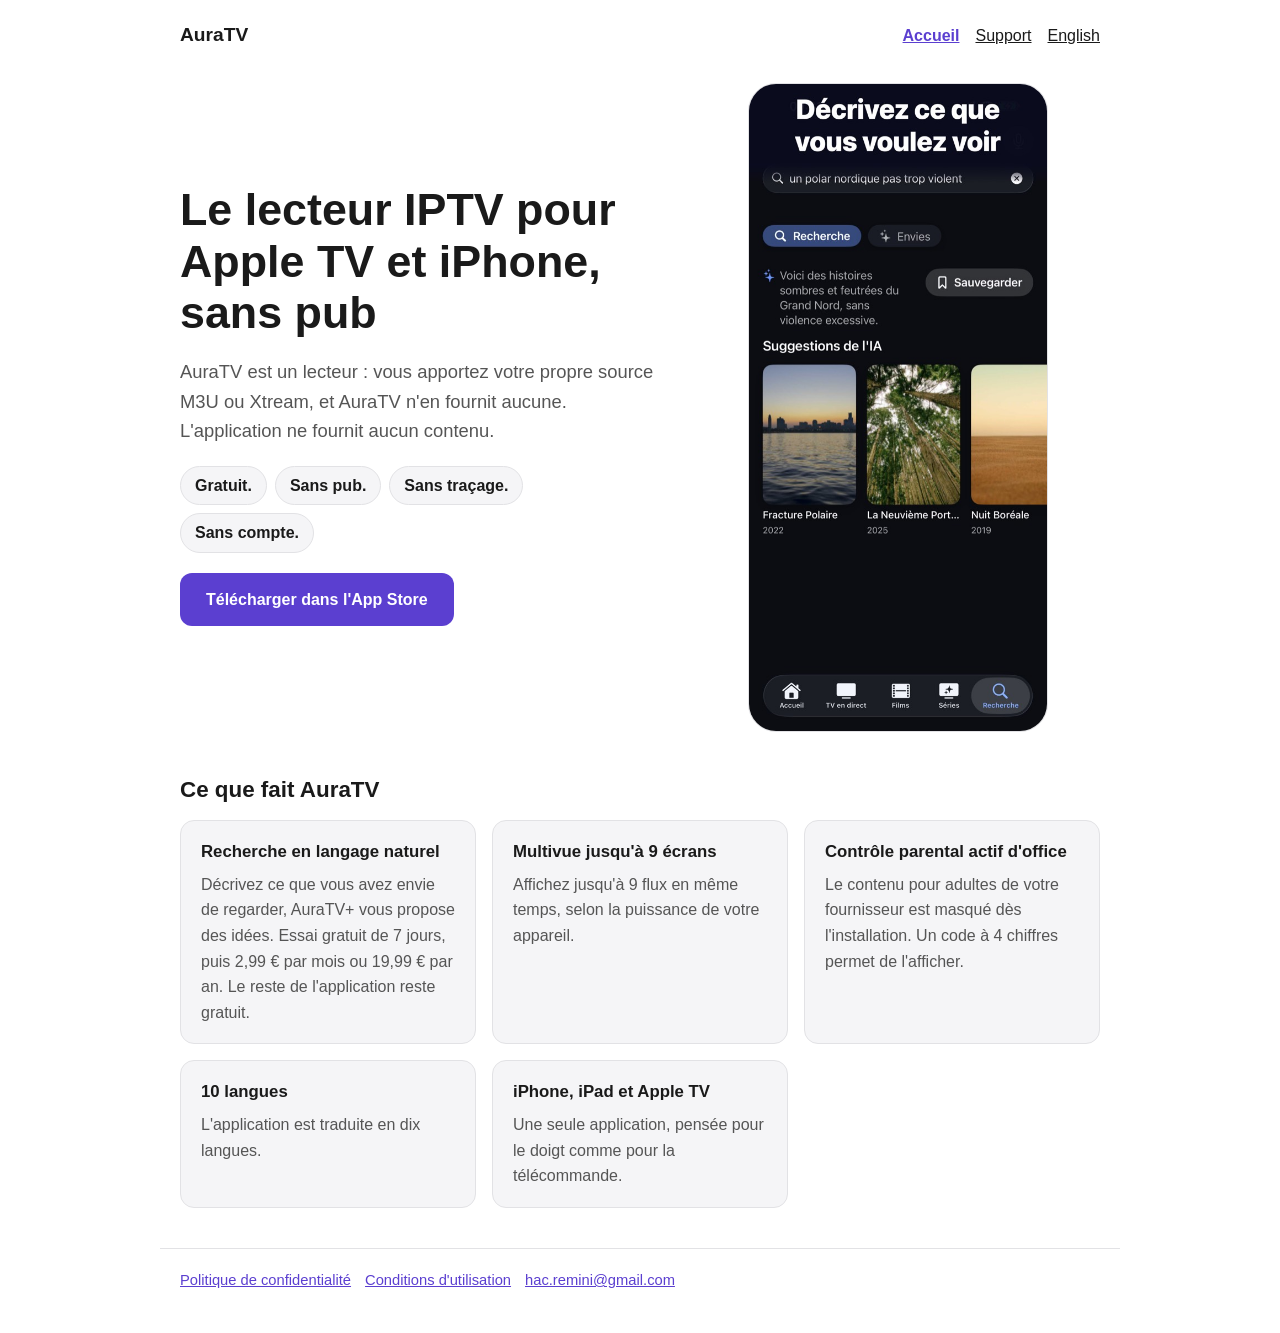
<file: index.html>
<!doctype html>
<html lang="fr"><head><meta charset="utf-8"><meta name="viewport" content="width=device-width, initial-scale=1">
<title>AuraTV : lecteur IPTV pour Apple TV et iPhone, sans pub</title>
<meta name="description" content="AuraTV est un lecteur IPTV gratuit, sans publicité, sans traçage et sans compte, pour iPhone, iPad et Apple TV. Vous apportez votre source M3U ou Xtream.">
<link rel="canonical" href="https://oummas.github.io/auratv-site/">
<link rel="alternate" hreflang="fr" href="https://oummas.github.io/auratv-site/"><link rel="alternate" hreflang="en" href="https://oummas.github.io/auratv-site/en/"><link rel="alternate" hreflang="x-default" href="https://oummas.github.io/auratv-site/">
<meta property="og:type" content="website"><meta property="og:title" content="AuraTV : lecteur IPTV pour Apple TV et iPhone, sans pub"><meta property="og:description" content="AuraTV est un lecteur IPTV gratuit, sans publicité, sans traçage et sans compte, pour iPhone, iPad et Apple TV. Vous apportez votre source M3U ou Xtream."><meta property="og:url" content="https://oummas.github.io/auratv-site/"><meta property="og:locale" content="fr_FR"><meta name="twitter:card" content="summary">
<link rel="stylesheet" href="style.css">
</head><body>
<a class="skip" href="#main">Aller au contenu</a>
<header class="top"><a class="brand" href="./">AuraTV</a>
<nav aria-label="Navigation"><a href="./" aria-current="page">Accueil</a><a href="support.html">Support</a><a href="en/index.html" hreflang="en" lang="en">English</a></nav></header>
<main id="main">
<section class="hero"><div>
<h1>Le lecteur IPTV pour Apple TV et iPhone, sans pub</h1>
<p class="lead">AuraTV est un lecteur : vous apportez votre propre source M3U ou Xtream, et AuraTV n'en fournit aucune. L'application ne fournit aucun contenu.</p>
<ul class="promises"><li>Gratuit.</li><li>Sans pub.</li><li>Sans traçage.</li><li>Sans compte.</li></ul>
<a class="btn" href="https://apps.apple.com/app/id6801504178">Télécharger dans l'App Store</a>
</div><img src="img/fr-02-recherche-ia.jpg" width="540" height="1173" alt="Recherche en langage naturel dans AuraTV, avec des titres de démonstration"></section>
<h2>Ce que fait AuraTV</h2><div class="grid"><div class="card"><h3>Recherche en langage naturel</h3><p>Décrivez ce que vous avez envie de regarder, AuraTV+ vous propose des idées. Essai gratuit de 7 jours, puis 2,99 € par mois ou 19,99 € par an. Le reste de l'application reste gratuit.</p></div><div class="card"><h3>Multivue jusqu'à 9 écrans</h3><p>Affichez jusqu'à 9 flux en même temps, selon la puissance de votre appareil.</p></div><div class="card"><h3>Contrôle parental actif d'office</h3><p>Le contenu pour adultes de votre fournisseur est masqué dès l'installation. Un code à 4 chiffres permet de l'afficher.</p></div><div class="card"><h3>10 langues</h3><p>L'application est traduite en dix langues.</p></div><div class="card"><h3>iPhone, iPad et Apple TV</h3><p>Une seule application, pensée pour le doigt comme pour la télécommande.</p></div></div>
</main><footer><a href="confidentialite.html" hreflang="fr">Politique de confidentialité</a><a href="cgu.html" hreflang="fr">Conditions d'utilisation</a><a href="mailto:hac.remini@gmail.com">hac.remini@gmail.com</a></footer></body></html>
</file>
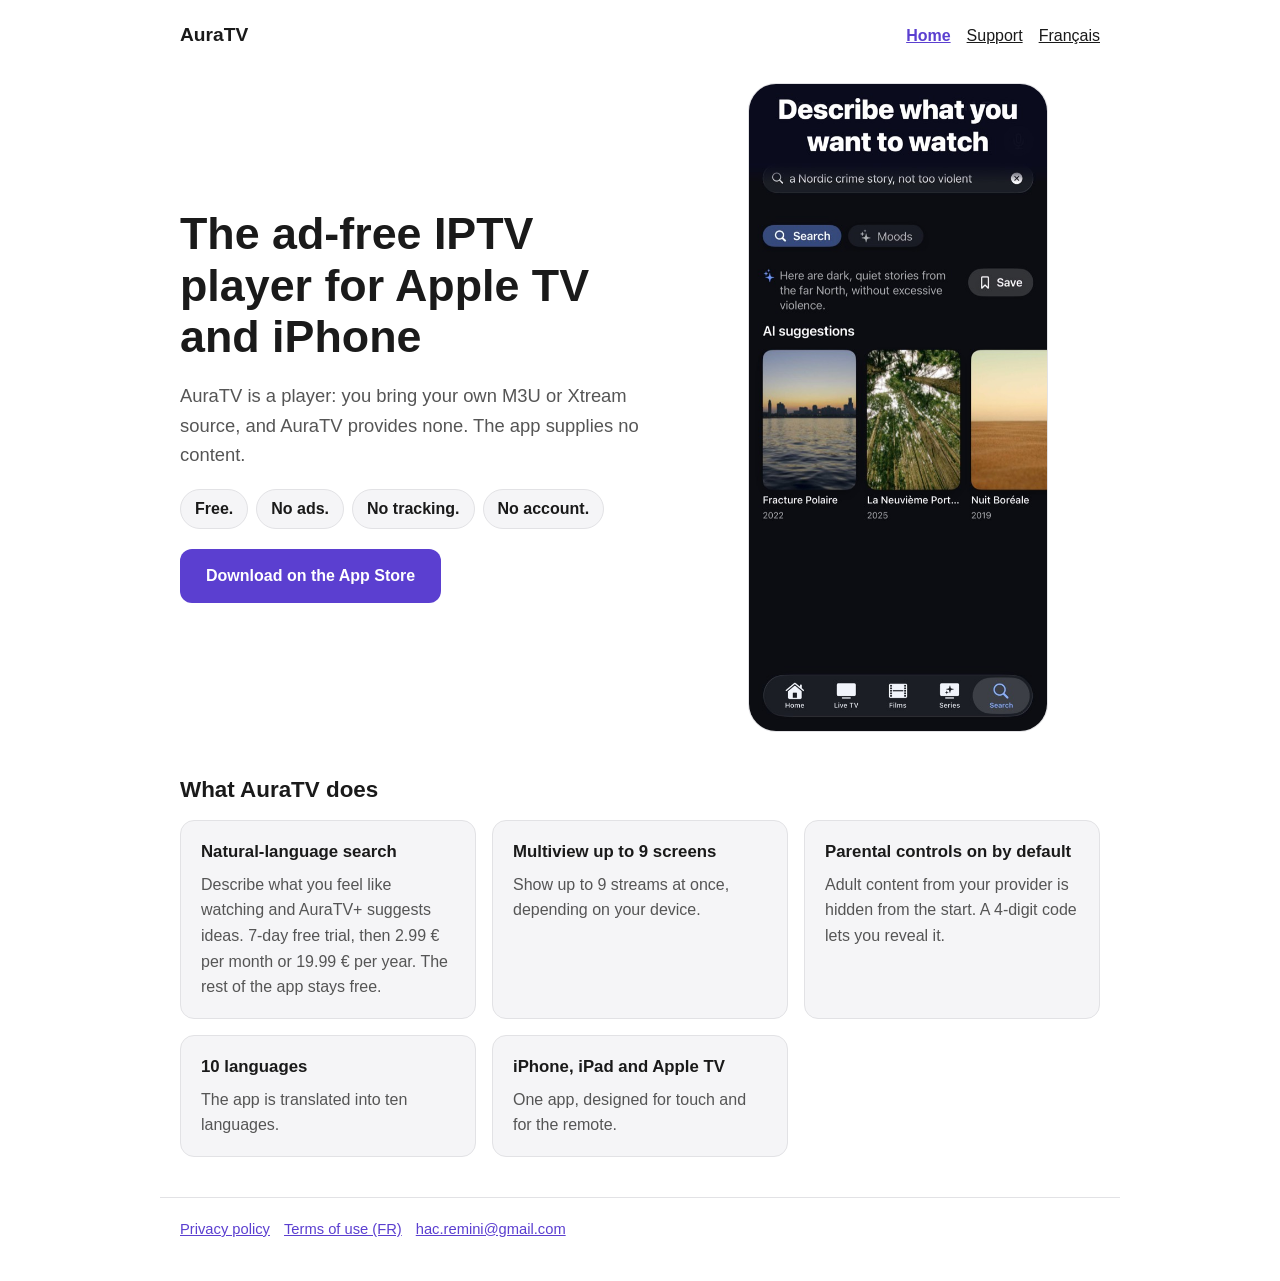
<file: en/index.html>
<!doctype html>
<html lang="en"><head><meta charset="utf-8"><meta name="viewport" content="width=device-width, initial-scale=1">
<title>AuraTV: ad-free IPTV player for Apple TV and iPhone</title>
<meta name="description" content="AuraTV is a free IPTV player with no ads, no tracking and no account, for iPhone, iPad and Apple TV. You bring your own M3U or Xtream source.">
<link rel="canonical" href="https://oummas.github.io/auratv-site/en/">
<link rel="alternate" hreflang="fr" href="https://oummas.github.io/auratv-site/"><link rel="alternate" hreflang="en" href="https://oummas.github.io/auratv-site/en/"><link rel="alternate" hreflang="x-default" href="https://oummas.github.io/auratv-site/">
<meta property="og:type" content="website"><meta property="og:title" content="AuraTV: ad-free IPTV player for Apple TV and iPhone"><meta property="og:description" content="AuraTV is a free IPTV player with no ads, no tracking and no account, for iPhone, iPad and Apple TV. You bring your own M3U or Xtream source."><meta property="og:url" content="https://oummas.github.io/auratv-site/en/"><meta property="og:locale" content="en_US"><meta name="twitter:card" content="summary">
<link rel="stylesheet" href="../style.css">
</head><body>
<a class="skip" href="#main">Skip to content</a>
<header class="top"><a class="brand" href="./">AuraTV</a>
<nav aria-label="Navigation"><a href="./" aria-current="page">Home</a><a href="support.html">Support</a><a href="../index.html" hreflang="fr" lang="fr">Français</a></nav></header>
<main id="main">
<section class="hero"><div>
<h1>The ad-free IPTV player for Apple TV and iPhone</h1>
<p class="lead">AuraTV is a player: you bring your own M3U or Xtream source, and AuraTV provides none. The app supplies no content.</p>
<ul class="promises"><li>Free.</li><li>No ads.</li><li>No tracking.</li><li>No account.</li></ul>
<a class="btn" href="https://apps.apple.com/app/id6801504178">Download on the App Store</a>
</div><img src="../img/en-02-recherche-ia.jpg" width="540" height="1173" alt="Natural-language search in AuraTV, showing demo titles"></section>
<h2>What AuraTV does</h2><div class="grid"><div class="card"><h3>Natural-language search</h3><p>Describe what you feel like watching and AuraTV+ suggests ideas. 7-day free trial, then 2.99 € per month or 19.99 € per year. The rest of the app stays free.</p></div><div class="card"><h3>Multiview up to 9 screens</h3><p>Show up to 9 streams at once, depending on your device.</p></div><div class="card"><h3>Parental controls on by default</h3><p>Adult content from your provider is hidden from the start. A 4-digit code lets you reveal it.</p></div><div class="card"><h3>10 languages</h3><p>The app is translated into ten languages.</p></div><div class="card"><h3>iPhone, iPad and Apple TV</h3><p>One app, designed for touch and for the remote.</p></div></div>
</main><footer><a href="privacy.html">Privacy policy</a><a href="../cgu.html" hreflang="fr">Terms of use (FR)</a><a href="mailto:hac.remini@gmail.com">hac.remini@gmail.com</a></footer></body></html>
</file>
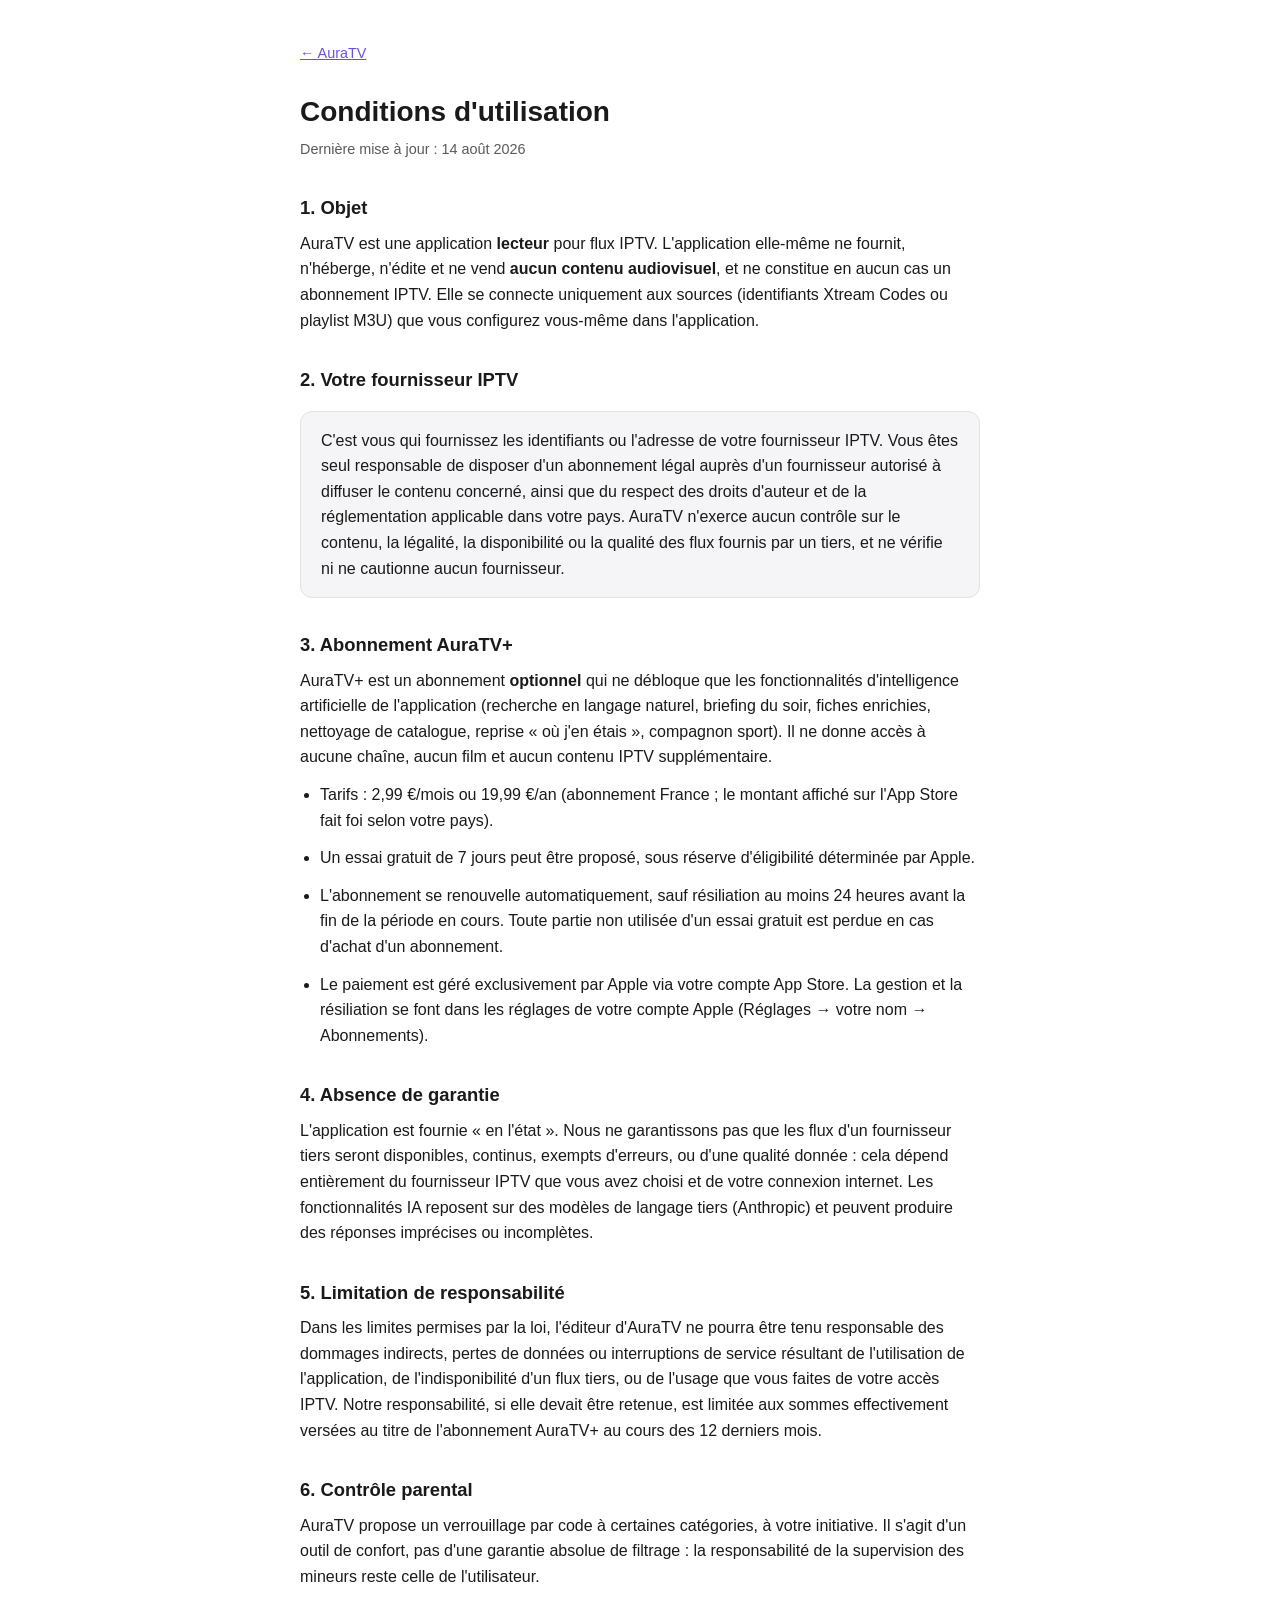
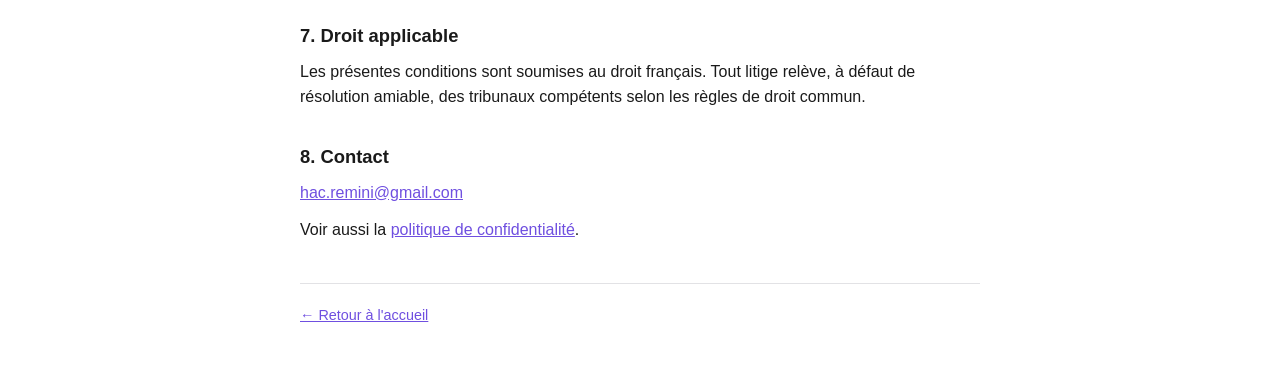
<file: cgu.html>
<!doctype html>
<html lang="fr">
<head>
<meta charset="utf-8">
<meta name="viewport" content="width=device-width, initial-scale=1">
<title>AuraTV — Conditions d'utilisation</title>
<style>
  :root {
    color-scheme: light dark;
    --bg: #ffffff;
    --fg: #1a1a1a;
    --muted: #5a5a5a;
    --card: #f5f5f7;
    --border: #e2e2e5;
    --accent: #6f4fe0;
  }
  @media (prefers-color-scheme: dark) {
    :root {
      --bg: #0f0f13;
      --fg: #f2f2f4;
      --muted: #a8a8b3;
      --card: #1a1a20;
      --border: #2a2a32;
      --accent: #a78bfa;
    }
  }
  * { box-sizing: border-box; }
  body {
    margin: 0;
    background: var(--bg);
    color: var(--fg);
    font-family: -apple-system, BlinkMacSystemFont, "Segoe UI", Roboto, Helvetica, Arial, sans-serif;
    line-height: 1.6;
  }
  main {
    max-width: 720px;
    margin: 0 auto;
    padding: 40px 20px 64px;
  }
  h1 {
    font-size: 1.75rem;
    margin: 0 0 4px;
  }
  h2 {
    font-size: 1.15rem;
    margin: 32px 0 8px;
  }
  .updated {
    color: var(--muted);
    font-size: 0.9rem;
    margin: 0 0 28px;
  }
  p, li {
    margin: 0 0 12px;
  }
  ul {
    padding-left: 20px;
    margin: 0 0 16px;
  }
  .card {
    background: var(--card);
    border: 1px solid var(--border);
    border-radius: 12px;
    padding: 16px 20px;
    margin: 16px 0;
  }
  a { color: var(--accent); }
  footer {
    margin-top: 40px;
    color: var(--muted);
    font-size: 0.9rem;
    border-top: 1px solid var(--border);
    padding-top: 20px;
  }
  nav {
    margin-bottom: 24px;
  }
  nav a {
    font-size: 0.9rem;
  }
</style>
</head>
<body>
<main>
  <nav><a href="./index.html">&larr; AuraTV</a></nav>

  <h1>Conditions d'utilisation</h1>
  <p class="updated">Dernière mise à jour : 14 août 2026</p>

  <h2>1. Objet</h2>
  <p>
    AuraTV est une application <strong>lecteur</strong> pour flux IPTV.
    L'application elle-même ne fournit, n'héberge, n'édite et ne vend
    <strong>aucun contenu audiovisuel</strong>, et ne constitue en aucun cas
    un abonnement IPTV. Elle se connecte uniquement aux sources (identifiants
    Xtream Codes ou playlist M3U) que vous configurez vous-même dans
    l'application.
  </p>

  <h2>2. Votre fournisseur IPTV</h2>
  <div class="card">
    <p style="margin:0;">
      C'est vous qui fournissez les identifiants ou l'adresse de votre
      fournisseur IPTV. Vous êtes seul responsable de disposer d'un
      abonnement légal auprès d'un fournisseur autorisé à diffuser le contenu
      concerné, ainsi que du respect des droits d'auteur et de la
      réglementation applicable dans votre pays. AuraTV n'exerce aucun
      contrôle sur le contenu, la légalité, la disponibilité ou la qualité des
      flux fournis par un tiers, et ne vérifie ni ne cautionne aucun
      fournisseur.
    </p>
  </div>

  <h2>3. Abonnement AuraTV+</h2>
  <p>
    AuraTV+ est un abonnement <strong>optionnel</strong> qui ne débloque que
    les fonctionnalités d'intelligence artificielle de l'application
    (recherche en langage naturel, briefing du soir, fiches enrichies,
    nettoyage de catalogue, reprise « où j'en étais », compagnon sport). Il ne
    donne accès à aucune chaîne, aucun film et aucun contenu IPTV
    supplémentaire.
  </p>
  <ul>
    <li>Tarifs&nbsp;: 2,99&nbsp;€/mois ou 19,99&nbsp;€/an (abonnement France ; le
      montant affiché sur l'App Store fait foi selon votre pays).</li>
    <li>Un essai gratuit de 7&nbsp;jours peut être proposé, sous réserve
      d'éligibilité déterminée par Apple.</li>
    <li>L'abonnement se renouvelle automatiquement, sauf résiliation au moins
      24&nbsp;heures avant la fin de la période en cours. Toute partie non
      utilisée d'un essai gratuit est perdue en cas d'achat d'un
      abonnement.</li>
    <li>Le paiement est géré exclusivement par Apple via votre compte App
      Store. La gestion et la résiliation se font dans les réglages de votre
      compte Apple (Réglages → votre nom → Abonnements).</li>
  </ul>

  <h2>4. Absence de garantie</h2>
  <p>
    L'application est fournie « en l'état ». Nous ne garantissons pas que les
    flux d'un fournisseur tiers seront disponibles, continus, exempts
    d'erreurs, ou d'une qualité donnée : cela dépend entièrement du
    fournisseur IPTV que vous avez choisi et de votre connexion internet. Les
    fonctionnalités IA reposent sur des modèles de langage tiers (Anthropic)
    et peuvent produire des réponses imprécises ou incomplètes.
  </p>

  <h2>5. Limitation de responsabilité</h2>
  <p>
    Dans les limites permises par la loi, l'éditeur d'AuraTV ne pourra être
    tenu responsable des dommages indirects, pertes de données ou
    interruptions de service résultant de l'utilisation de l'application, de
    l'indisponibilité d'un flux tiers, ou de l'usage que vous faites de votre
    accès IPTV. Notre responsabilité, si elle devait être retenue, est limitée
    aux sommes effectivement versées au titre de l'abonnement AuraTV+ au
    cours des 12 derniers mois.
  </p>

  <h2>6. Contrôle parental</h2>
  <p>
    AuraTV propose un verrouillage par code à certaines catégories, à votre
    initiative. Il s'agit d'un outil de confort, pas d'une garantie absolue de
    filtrage : la responsabilité de la supervision des mineurs reste celle de
    l'utilisateur.
  </p>

  <h2>7. Droit applicable</h2>
  <p>
    Les présentes conditions sont soumises au droit français. Tout litige
    relève, à défaut de résolution amiable, des tribunaux compétents selon les
    règles de droit commun.
  </p>

  <h2>8. Contact</h2>
  <p>
    <a href="mailto:hac.remini@gmail.com">hac.remini@gmail.com</a>
  </p>

  <p>Voir aussi la <a href="./confidentialite.html">politique de confidentialité</a>.</p>

  <footer>
    <a href="./index.html">&larr; Retour à l'accueil</a>
  </footer>
</main>
</body>
</html>
</file>
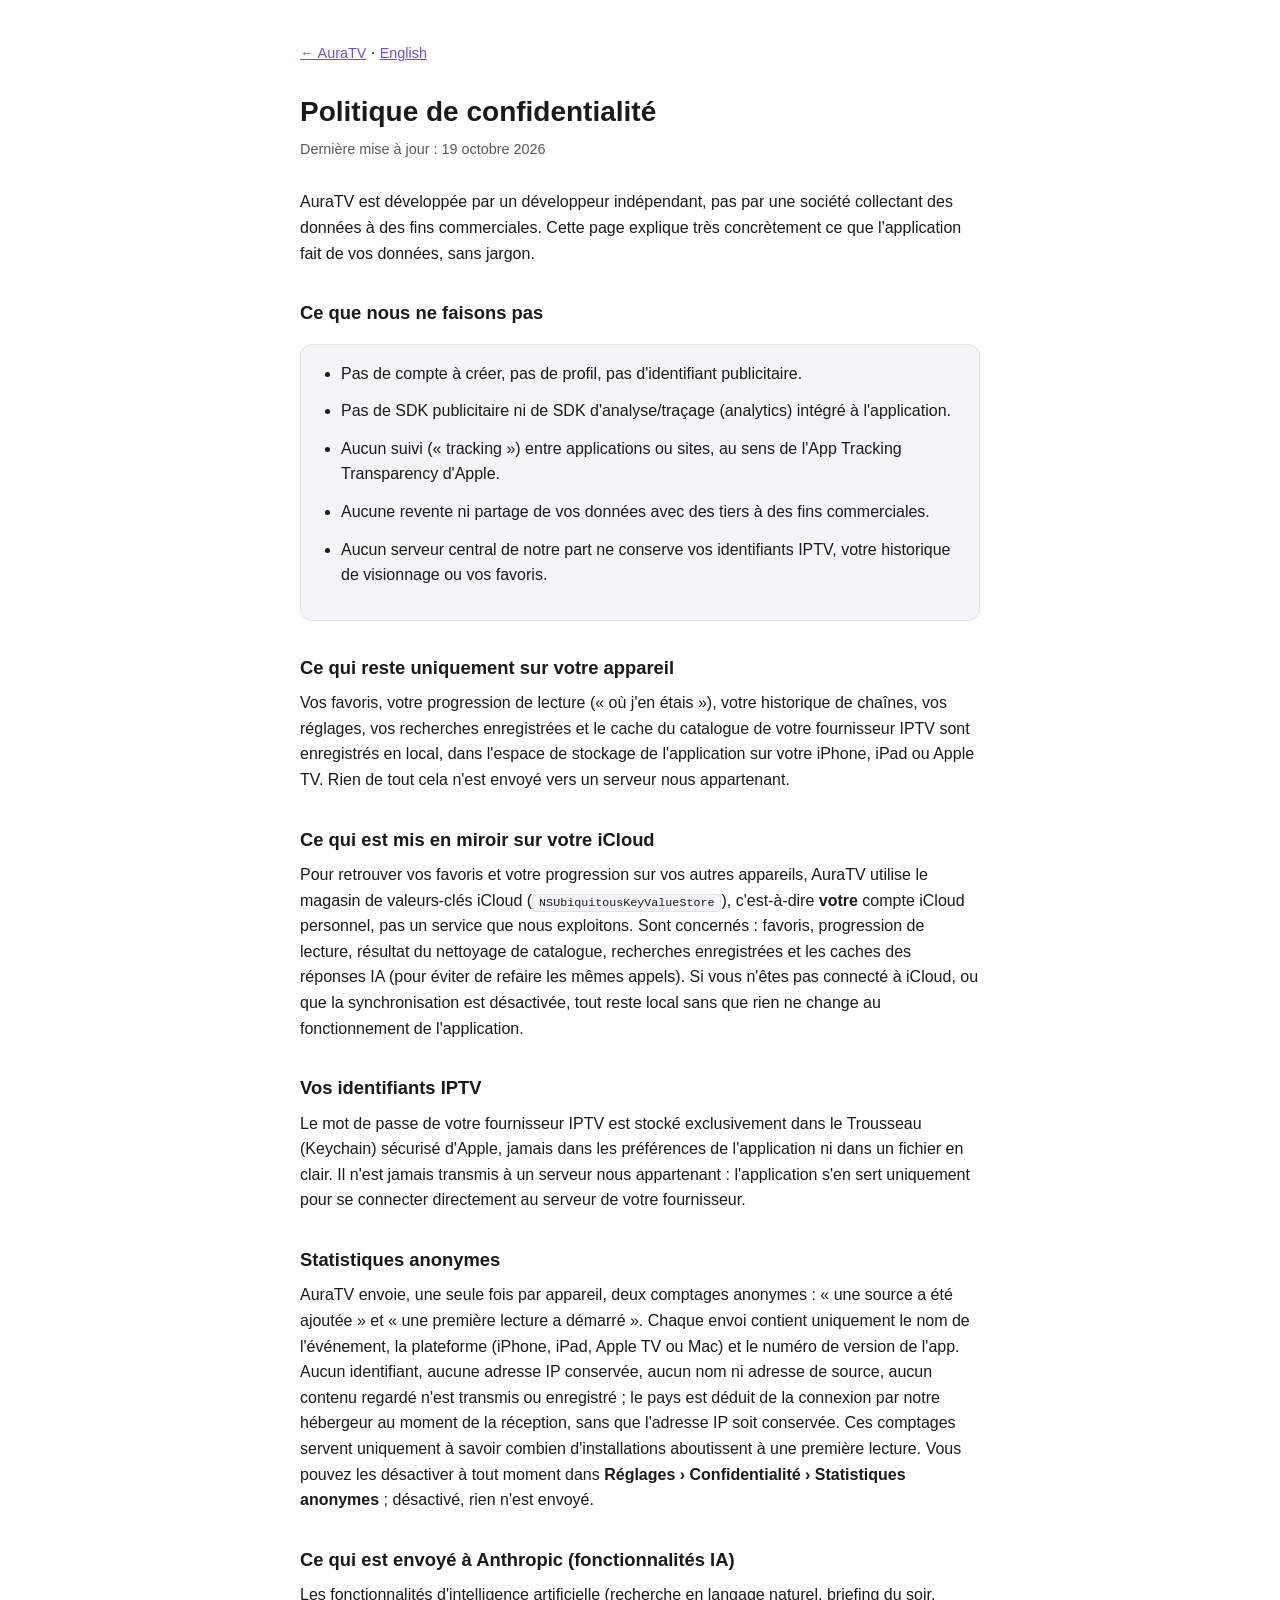
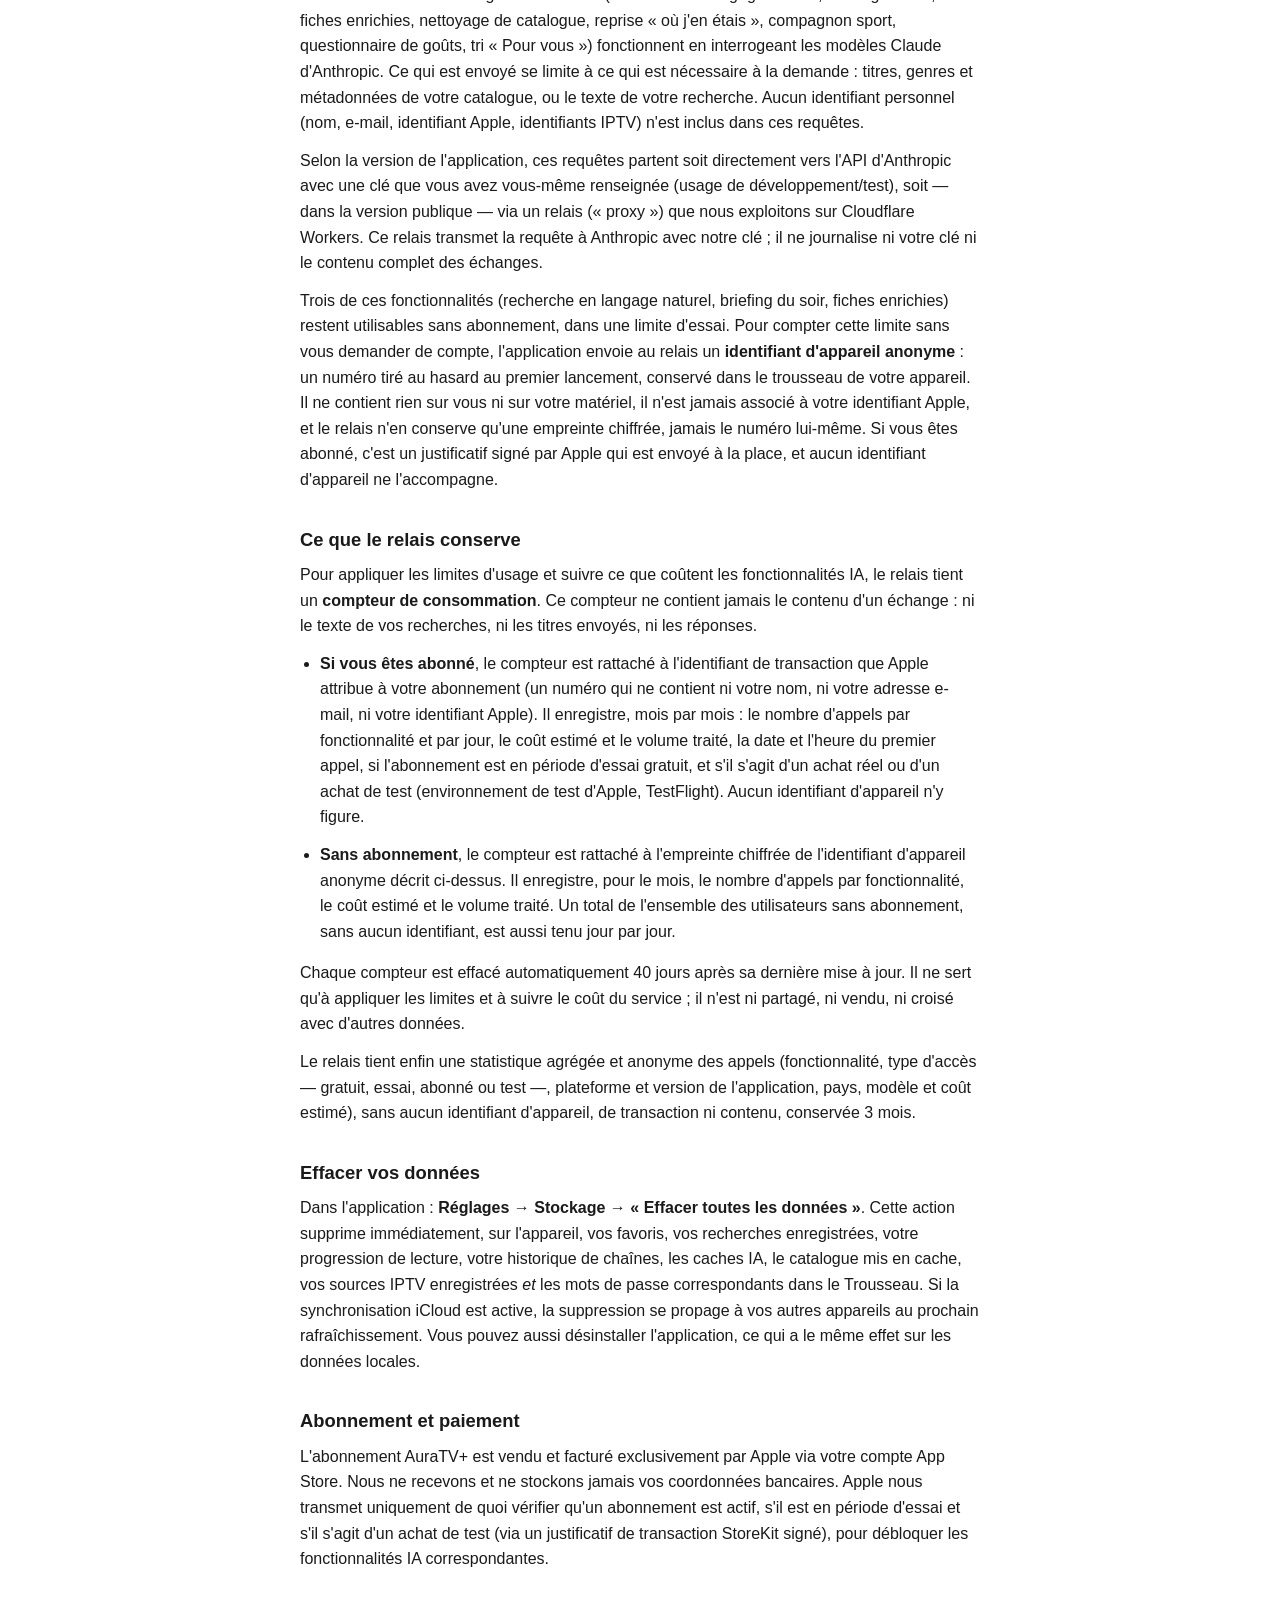
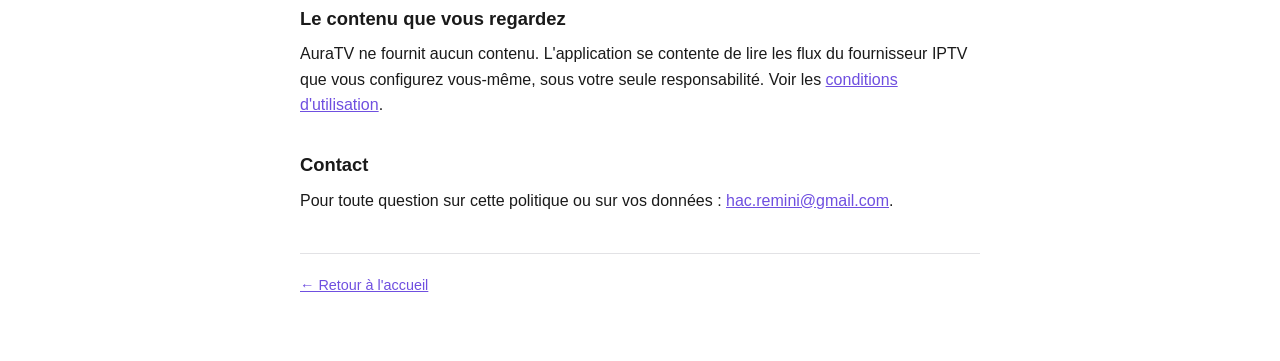
<file: confidentialite.html>
<!doctype html>
<html lang="fr">
<head>
<meta charset="utf-8">
<meta name="viewport" content="width=device-width, initial-scale=1">
<link rel="alternate" hreflang="fr" href="https://oummas.github.io/auratv-site/confidentialite.html">
<link rel="alternate" hreflang="en" href="https://oummas.github.io/auratv-site/en/privacy.html">
<title>AuraTV — Politique de confidentialité</title>
<style>
  :root {
    color-scheme: light dark;
    --bg: #ffffff;
    --fg: #1a1a1a;
    --muted: #5a5a5a;
    --card: #f5f5f7;
    --border: #e2e2e5;
    --accent: #6f4fe0;
  }
  @media (prefers-color-scheme: dark) {
    :root {
      --bg: #0f0f13;
      --fg: #f2f2f4;
      --muted: #a8a8b3;
      --card: #1a1a20;
      --border: #2a2a32;
      --accent: #a78bfa;
    }
  }
  * { box-sizing: border-box; }
  body {
    margin: 0;
    background: var(--bg);
    color: var(--fg);
    font-family: -apple-system, BlinkMacSystemFont, "Segoe UI", Roboto, Helvetica, Arial, sans-serif;
    line-height: 1.6;
  }
  main {
    max-width: 720px;
    margin: 0 auto;
    padding: 40px 20px 64px;
  }
  h1 {
    font-size: 1.75rem;
    margin: 0 0 4px;
  }
  h2 {
    font-size: 1.15rem;
    margin: 32px 0 8px;
    color: var(--fg);
  }
  .updated {
    color: var(--muted);
    font-size: 0.9rem;
    margin: 0 0 28px;
  }
  p, li {
    margin: 0 0 12px;
  }
  ul {
    padding-left: 20px;
    margin: 0 0 16px;
  }
  .card {
    background: var(--card);
    border: 1px solid var(--border);
    border-radius: 12px;
    padding: 16px 20px;
    margin: 16px 0;
  }
  code {
    background: var(--card);
    border: 1px solid var(--border);
    border-radius: 4px;
    padding: 1px 6px;
    font-size: 0.9em;
  }
  a { color: var(--accent); }
  footer {
    margin-top: 40px;
    color: var(--muted);
    font-size: 0.9rem;
    border-top: 1px solid var(--border);
    padding-top: 20px;
  }
  nav {
    margin-bottom: 24px;
  }
  nav a {
    font-size: 0.9rem;
  }
</style>
</head>
<body>
<main>
  <nav><a href="./index.html">&larr; AuraTV</a> &middot; <a href="./en/privacy.html" hreflang="en" lang="en">English</a></nav>

  <h1>Politique de confidentialité</h1>
  <p class="updated">Dernière mise à jour : 19 octobre 2026</p>

  <p>
    AuraTV est développée par un développeur indépendant, pas par une société
    collectant des données à des fins commerciales. Cette page explique très
    concrètement ce que l'application fait de vos données, sans jargon.
  </p>

  <h2>Ce que nous ne faisons pas</h2>
  <div class="card">
    <ul>
      <li>Pas de compte à créer, pas de profil, pas d'identifiant publicitaire.</li>
      <li>Pas de SDK publicitaire ni de SDK d'analyse/traçage (analytics) intégré
        à l'application.</li>
      <li>Aucun suivi (« tracking ») entre applications ou sites, au sens de
        l'App Tracking Transparency d'Apple.</li>
      <li>Aucune revente ni partage de vos données avec des tiers à des fins
        commerciales.</li>
      <li>Aucun serveur central de notre part ne conserve vos identifiants
        IPTV, votre historique de visionnage ou vos favoris.</li>
    </ul>
  </div>

  <h2>Ce qui reste uniquement sur votre appareil</h2>
  <p>
    Vos favoris, votre progression de lecture (« où j'en étais »), votre
    historique de chaînes, vos réglages, vos recherches enregistrées et le
    cache du catalogue de votre fournisseur IPTV sont enregistrés en local,
    dans l'espace de stockage de l'application sur votre iPhone, iPad ou Apple
    TV. Rien de tout cela n'est envoyé vers un serveur nous appartenant.
  </p>

  <h2>Ce qui est mis en miroir sur votre iCloud</h2>
  <p>
    Pour retrouver vos favoris et votre progression sur vos autres appareils,
    AuraTV utilise le magasin de valeurs-clés iCloud
    (<code>NSUbiquitousKeyValueStore</code>), c'est-à-dire <strong>votre</strong>
    compte iCloud personnel, pas un service que nous exploitons. Sont
    concernés&nbsp;: favoris, progression de lecture, résultat du nettoyage de
    catalogue, recherches enregistrées et les caches des réponses IA (pour
    éviter de refaire les mêmes appels). Si vous n'êtes pas connecté à iCloud,
    ou que la synchronisation est désactivée, tout reste local sans que rien
    ne change au fonctionnement de l'application.
  </p>

  <h2>Vos identifiants IPTV</h2>
  <p>
    Le mot de passe de votre fournisseur IPTV est stocké exclusivement dans le
    Trousseau (Keychain) sécurisé d'Apple, jamais dans les préférences de
    l'application ni dans un fichier en clair. Il n'est jamais transmis à un
    serveur nous appartenant : l'application s'en sert uniquement pour se
    connecter directement au serveur de votre fournisseur.
  </p>

  <h2>Statistiques anonymes</h2>
  <p>
    AuraTV envoie, une seule fois par appareil, deux comptages anonymes&nbsp;:
    «&nbsp;une source a été ajoutée&nbsp;» et «&nbsp;une première lecture a
    démarré&nbsp;». Chaque envoi contient uniquement le nom de l'événement, la
    plateforme (iPhone, iPad, Apple TV ou Mac) et le numéro de version de
    l'app. Aucun identifiant, aucune adresse IP conservée, aucun nom ni adresse
    de source, aucun contenu regardé n'est transmis ou enregistré&nbsp;; le pays
    est déduit de la connexion par notre hébergeur au moment de la réception,
    sans que l'adresse IP soit conservée. Ces comptages servent uniquement à
    savoir combien d'installations aboutissent à une première lecture. Vous
    pouvez les désactiver à tout moment dans <strong>Réglages › Confidentialité
    › Statistiques anonymes</strong>&nbsp;; désactivé, rien n'est envoyé.
  </p>

  <h2>Ce qui est envoyé à Anthropic (fonctionnalités IA)</h2>
  <p>
    Les fonctionnalités d'intelligence artificielle (recherche en langage
    naturel, briefing du soir, fiches enrichies, nettoyage de catalogue, reprise
    «&nbsp;où j'en étais&nbsp;», compagnon sport, questionnaire de goûts, tri
    «&nbsp;Pour vous&nbsp;») fonctionnent en interrogeant les modèles Claude
    d'Anthropic. Ce qui est envoyé se limite à ce qui est nécessaire à la
    demande&nbsp;: titres, genres et métadonnées de votre catalogue, ou le texte
    de votre recherche. Aucun identifiant personnel (nom, e-mail, identifiant
    Apple, identifiants IPTV) n'est inclus dans ces requêtes.
  </p>
  <p>
    Selon la version de l'application, ces requêtes partent soit directement
    vers l'API d'Anthropic avec une clé que vous avez vous-même renseignée
    (usage de développement/test), soit — dans la version publique — via un
    relais (« proxy ») que nous exploitons sur Cloudflare Workers. Ce relais
    transmet la requête à Anthropic avec notre clé ; il ne journalise ni votre
    clé ni le contenu complet des échanges.
  </p>
  <p>
    Trois de ces fonctionnalités (recherche en langage naturel, briefing du
    soir, fiches enrichies) restent utilisables sans abonnement, dans une
    limite d'essai. Pour compter cette limite sans vous demander de compte,
    l'application envoie au relais un <strong>identifiant d'appareil
    anonyme</strong>&nbsp;: un numéro tiré au hasard au premier lancement,
    conservé dans le trousseau de votre appareil. Il ne contient rien sur vous
    ni sur votre matériel, il n'est jamais associé à votre identifiant Apple,
    et le relais n'en conserve qu'une empreinte chiffrée, jamais le numéro
    lui-même. Si vous êtes abonné, c'est un justificatif signé par Apple qui
    est envoyé à la place, et aucun identifiant d'appareil ne l'accompagne.
  </p>

  <h2>Ce que le relais conserve</h2>
  <p>
    Pour appliquer les limites d'usage et suivre ce que coûtent les
    fonctionnalités IA, le relais tient un <strong>compteur de
    consommation</strong>. Ce compteur ne contient jamais le contenu d'un
    échange&nbsp;: ni le texte de vos recherches, ni les titres envoyés, ni les
    réponses.
  </p>
  <ul>
    <li><strong>Si vous êtes abonné</strong>, le compteur est rattaché à
      l'identifiant de transaction que Apple attribue à votre abonnement (un
      numéro qui ne contient ni votre nom, ni votre adresse e-mail, ni votre
      identifiant Apple). Il enregistre, mois par mois&nbsp;: le nombre
      d'appels par fonctionnalité et par jour, le coût estimé et le volume
      traité, la date et l'heure du premier appel, si l'abonnement est en
      période d'essai gratuit, et s'il s'agit d'un achat réel ou d'un achat de
      test (environnement de test d'Apple, TestFlight). Aucun identifiant
      d'appareil n'y figure.</li>
    <li><strong>Sans abonnement</strong>, le compteur est rattaché à
      l'empreinte chiffrée de l'identifiant d'appareil anonyme décrit
      ci-dessus. Il enregistre, pour le mois, le nombre d'appels par
      fonctionnalité, le coût estimé et le volume traité. Un total de
      l'ensemble des utilisateurs sans abonnement, sans aucun identifiant, est
      aussi tenu jour par jour.</li>
  </ul>
  <p>
    Chaque compteur est effacé automatiquement 40 jours après sa dernière mise
    à jour. Il ne sert qu'à appliquer les limites et à suivre le coût du
    service&nbsp;; il n'est ni partagé, ni vendu, ni croisé avec d'autres
    données.
  </p>
  <p>
    Le relais tient enfin une statistique agrégée et anonyme des appels
    (fonctionnalité, type d'accès — gratuit, essai, abonné ou test —,
    plateforme et version de l'application, pays, modèle et coût estimé), sans
    aucun identifiant d'appareil, de transaction ni contenu, conservée
    3&nbsp;mois.
  </p>

  <h2>Effacer vos données</h2>
  <p>
    Dans l'application&nbsp;: <strong>Réglages → Stockage → « Effacer toutes
    les données »</strong>. Cette action supprime immédiatement, sur
    l'appareil, vos favoris, vos recherches enregistrées, votre progression de
    lecture, votre historique de chaînes, les caches IA, le catalogue mis en
    cache, vos sources IPTV enregistrées <em>et</em> les mots de passe
    correspondants dans le Trousseau. Si la synchronisation iCloud est active,
    la suppression se propage à vos autres appareils au prochain
    rafraîchissement. Vous pouvez aussi désinstaller l'application, ce qui a
    le même effet sur les données locales.
  </p>

  <h2>Abonnement et paiement</h2>
  <p>
    L'abonnement AuraTV+ est vendu et facturé exclusivement par Apple via
    votre compte App Store. Nous ne recevons et ne stockons jamais vos
    coordonnées bancaires. Apple nous transmet uniquement de quoi vérifier
    qu'un abonnement est actif, s'il est en période d'essai et s'il s'agit
    d'un achat de test (via un justificatif de transaction StoreKit signé),
    pour débloquer les fonctionnalités IA correspondantes.
  </p>

  <h2>Le contenu que vous regardez</h2>
  <p>
    AuraTV ne fournit aucun contenu. L'application se contente de lire les
    flux du fournisseur IPTV que vous configurez vous-même, sous votre seule
    responsabilité. Voir les
    <a href="./cgu.html">conditions d'utilisation</a>.
  </p>

  <h2>Contact</h2>
  <p>
    Pour toute question sur cette politique ou sur vos données&nbsp;:
    <a href="mailto:hac.remini@gmail.com">hac.remini@gmail.com</a>.
  </p>

  <footer>
    <a href="./index.html">&larr; Retour à l'accueil</a>
  </footer>
</main>
</body>
</html>
</file>
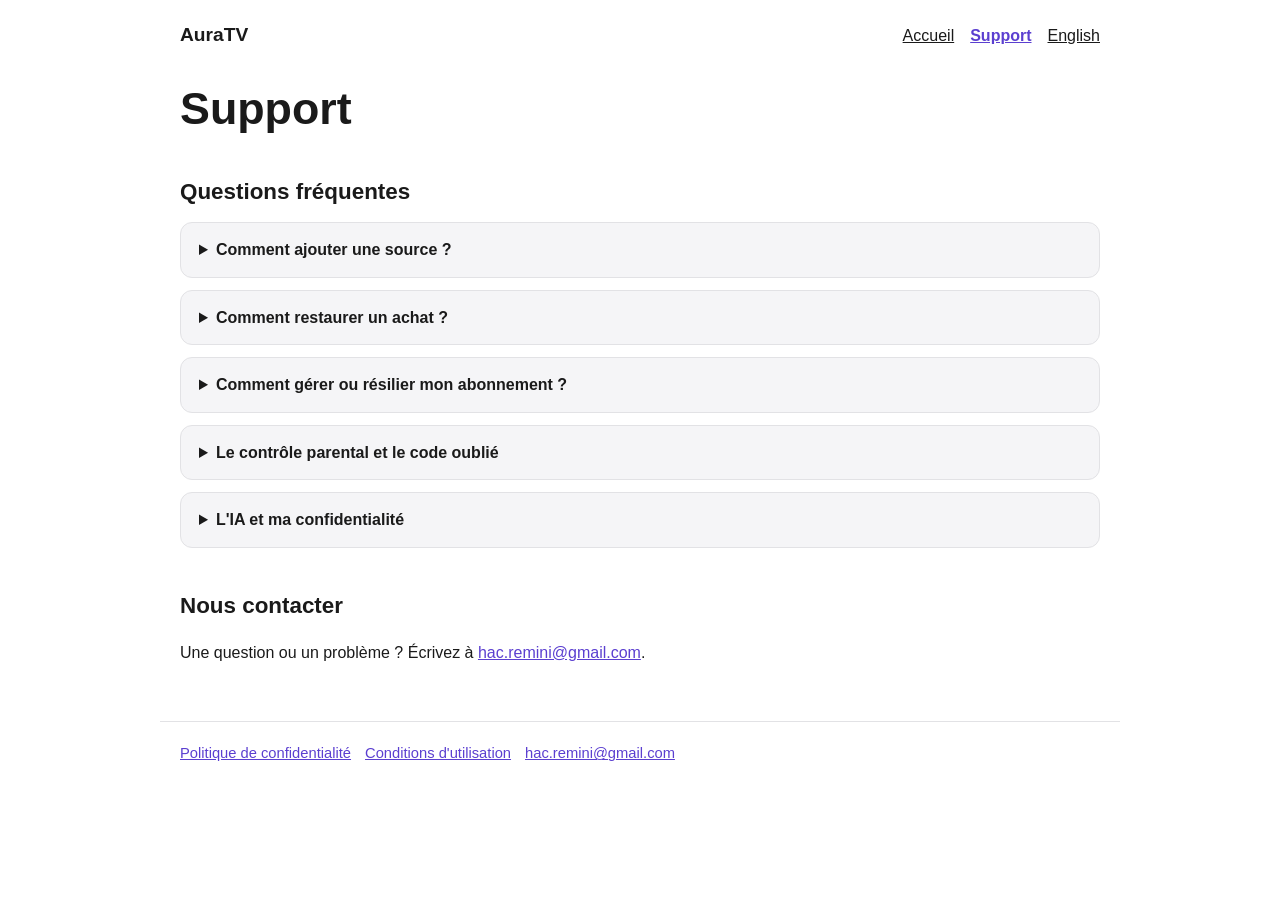
<file: support.html>
<!doctype html>
<html lang="fr"><head><meta charset="utf-8"><meta name="viewport" content="width=device-width, initial-scale=1">
<title>Support AuraTV : questions fréquentes et contact</title>
<meta name="description" content="Aide AuraTV : ajouter une source, restaurer un achat, gérer l&#x27;abonnement, contrôle parental, IA et confidentialité.">
<link rel="canonical" href="https://oummas.github.io/auratv-site/support.html">
<link rel="alternate" hreflang="fr" href="https://oummas.github.io/auratv-site/support.html"><link rel="alternate" hreflang="en" href="https://oummas.github.io/auratv-site/en/support.html"><link rel="alternate" hreflang="x-default" href="https://oummas.github.io/auratv-site/support.html">
<meta property="og:type" content="website"><meta property="og:title" content="Support AuraTV : questions fréquentes et contact"><meta property="og:description" content="Aide AuraTV : ajouter une source, restaurer un achat, gérer l&#x27;abonnement, contrôle parental, IA et confidentialité."><meta property="og:url" content="https://oummas.github.io/auratv-site/support.html"><meta property="og:locale" content="fr_FR"><meta name="twitter:card" content="summary">
<link rel="stylesheet" href="style.css">
</head><body>
<a class="skip" href="#main">Aller au contenu</a>
<header class="top"><a class="brand" href="./">AuraTV</a>
<nav aria-label="Navigation"><a href="./">Accueil</a><a href="support.html" aria-current="page">Support</a><a href="en/support.html" hreflang="en" lang="en">English</a></nav></header>
<main id="main">
<h1>Support</h1><h2>Questions fréquentes</h2>
<details><summary>Comment ajouter une source ?</summary><p>Au premier lancement, ou dans Réglages, choisissez d'ajouter une source puis saisissez les informations données par votre fournisseur : identifiants Xtream ou lien de playlist M3U. AuraTV ne fournit aucune source.</p></details><details><summary>Comment restaurer un achat ?</summary><p>Ouvrez Réglages puis touchez « Restaurer mes achats ». Utilisez le même compte Apple que lors de l'achat.</p></details><details><summary>Comment gérer ou résilier mon abonnement ?</summary><p>L'abonnement AuraTV+ est géré par Apple. Dans Réglages de l'iPhone, touchez votre nom puis Abonnements, ou utilisez « Gérer l'abonnement » dans l'application. La résiliation prend effet à la fin de la période en cours.</p></details><details><summary>Le contrôle parental et le code oublié</summary><p>Le contenu pour adultes est masqué d'office, partout dans l'app. Le code à 4 chiffres est demandé pour l'afficher, désactiver le filtre ou changer le code. Si vous l'avez oublié, écrivez-nous.</p></details><details><summary>L'IA et ma confidentialité</summary><p>L'IA n'est utilisée que pour la recherche en langage naturel et quelques aides, et uniquement si vous les utilisez. Il n'y a ni compte ni traçage publicitaire. Le détail est dans la politique de confidentialité.</p></details>
<h2>Nous contacter</h2><p>Une question ou un problème ? Écrivez à <a href="mailto:hac.remini@gmail.com">hac.remini@gmail.com</a>.</p>
</main><footer><a href="confidentialite.html" hreflang="fr">Politique de confidentialité</a><a href="cgu.html" hreflang="fr">Conditions d'utilisation</a><a href="mailto:hac.remini@gmail.com">hac.remini@gmail.com</a></footer></body></html>
</file>
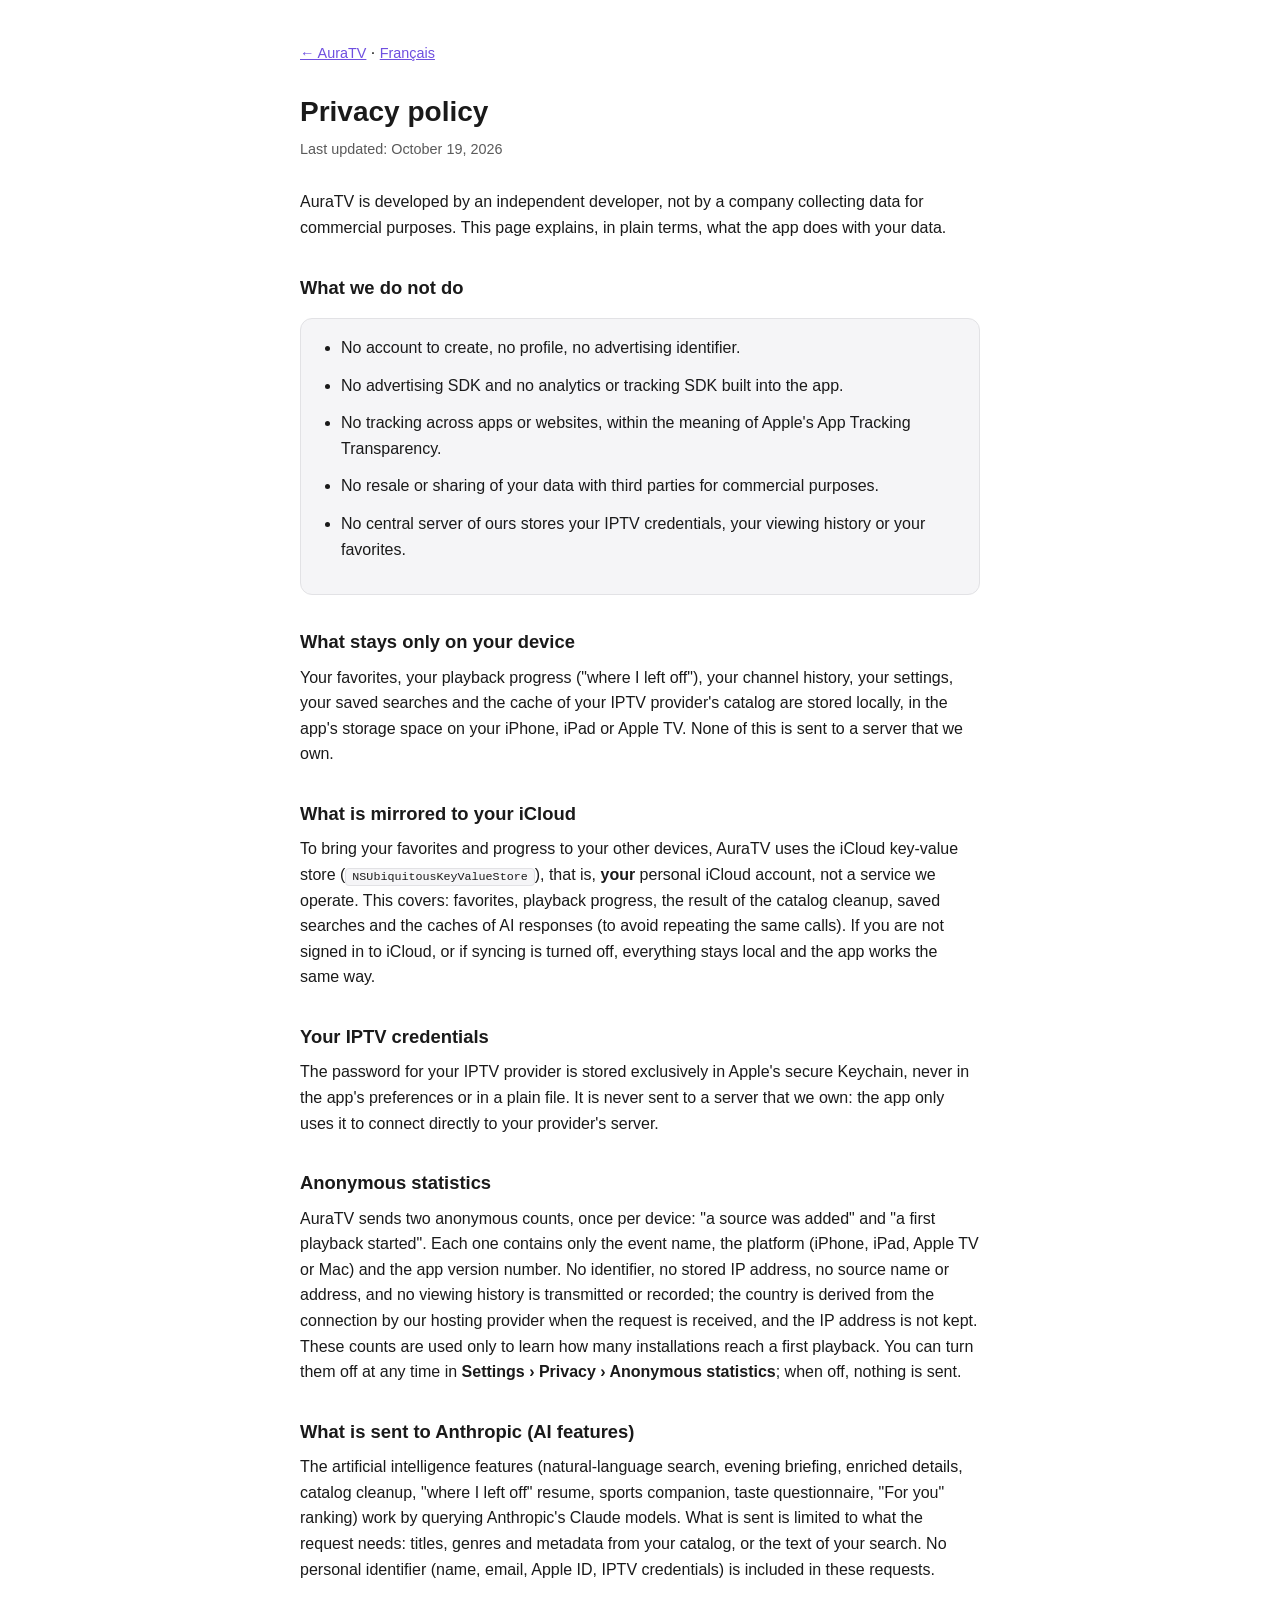
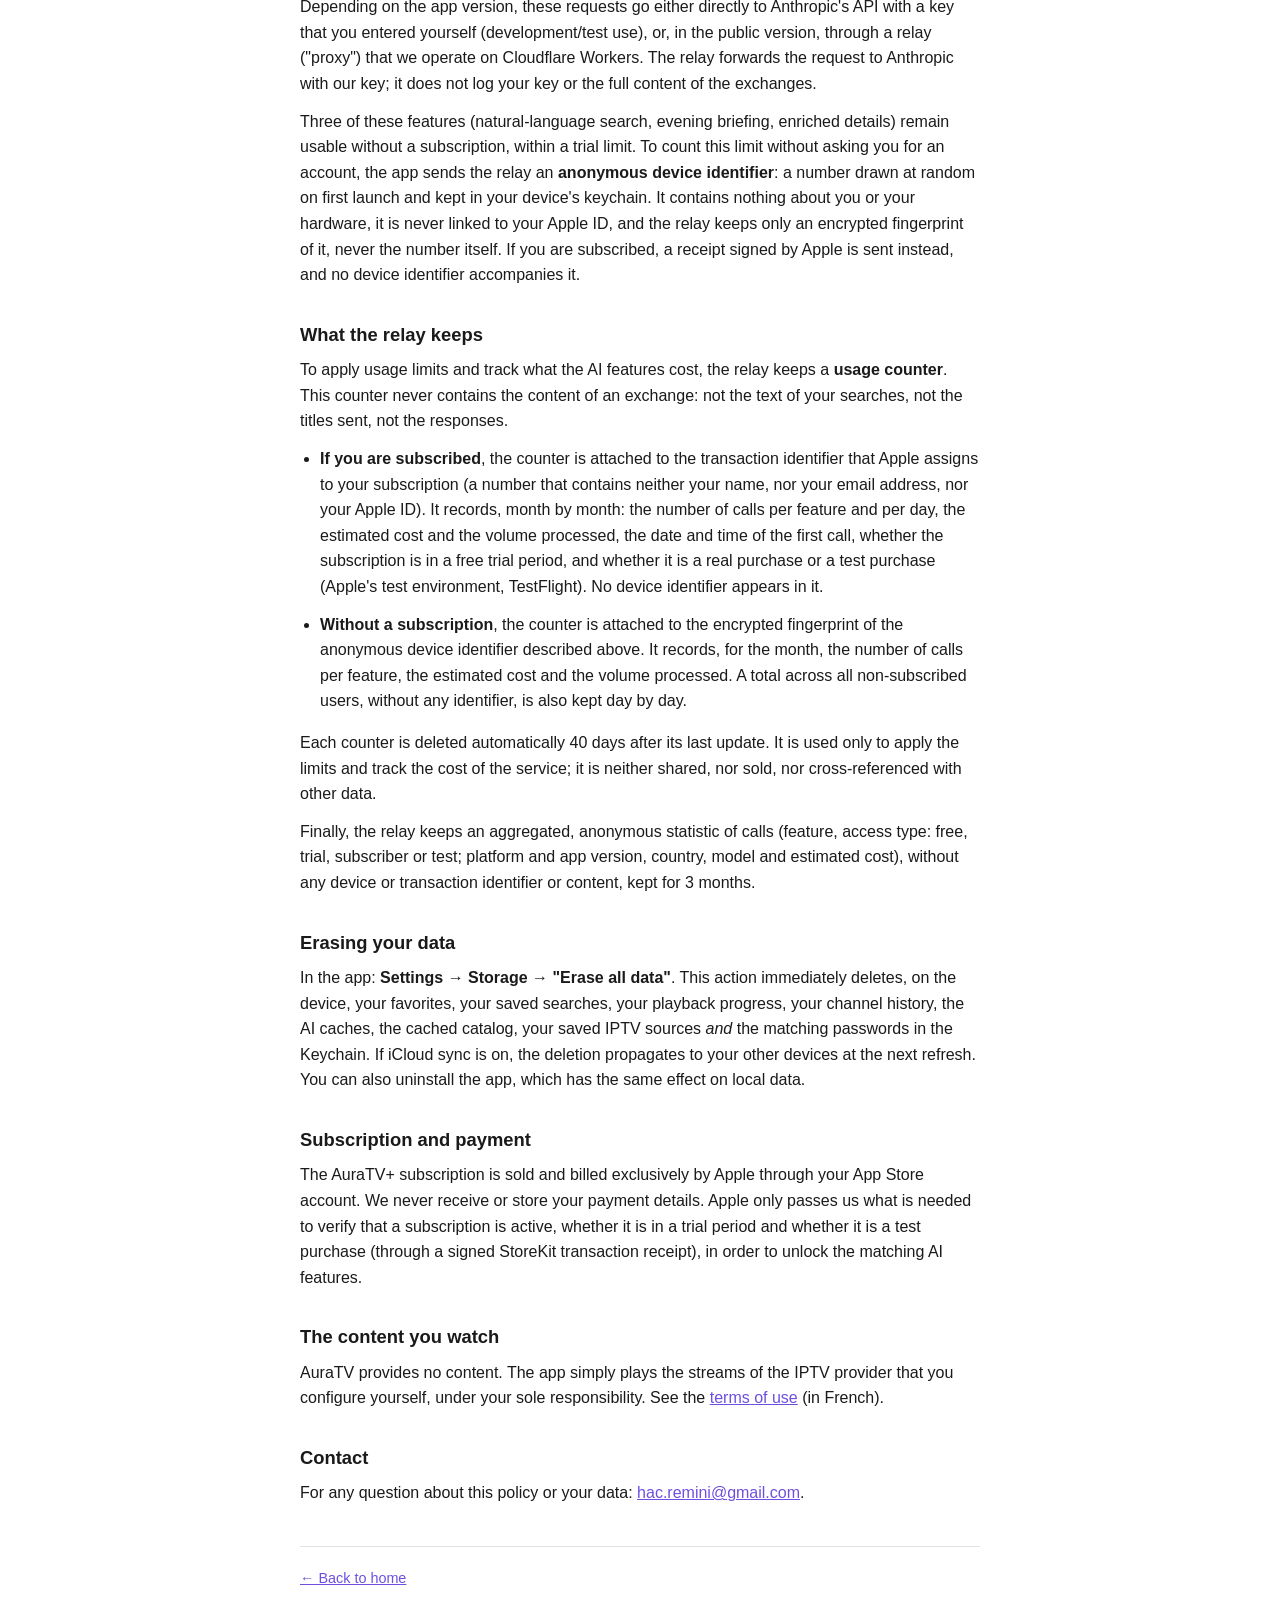
<file: en/privacy.html>
<!doctype html>
<html lang="en">
<head>
<meta charset="utf-8">
<meta name="viewport" content="width=device-width, initial-scale=1">
<link rel="alternate" hreflang="fr" href="https://oummas.github.io/auratv-site/confidentialite.html">
<link rel="alternate" hreflang="en" href="https://oummas.github.io/auratv-site/en/privacy.html">
<title>AuraTV — Privacy policy</title>
<style>
  :root {
    color-scheme: light dark;
    --bg: #ffffff;
    --fg: #1a1a1a;
    --muted: #5a5a5a;
    --card: #f5f5f7;
    --border: #e2e2e5;
    --accent: #6f4fe0;
  }
  @media (prefers-color-scheme: dark) {
    :root {
      --bg: #0f0f13;
      --fg: #f2f2f4;
      --muted: #a8a8b3;
      --card: #1a1a20;
      --border: #2a2a32;
      --accent: #a78bfa;
    }
  }
  * { box-sizing: border-box; }
  body {
    margin: 0;
    background: var(--bg);
    color: var(--fg);
    font-family: -apple-system, BlinkMacSystemFont, "Segoe UI", Roboto, Helvetica, Arial, sans-serif;
    line-height: 1.6;
  }
  main {
    max-width: 720px;
    margin: 0 auto;
    padding: 40px 20px 64px;
  }
  h1 {
    font-size: 1.75rem;
    margin: 0 0 4px;
  }
  h2 {
    font-size: 1.15rem;
    margin: 32px 0 8px;
    color: var(--fg);
  }
  .updated {
    color: var(--muted);
    font-size: 0.9rem;
    margin: 0 0 28px;
  }
  p, li {
    margin: 0 0 12px;
  }
  ul {
    padding-left: 20px;
    margin: 0 0 16px;
  }
  .card {
    background: var(--card);
    border: 1px solid var(--border);
    border-radius: 12px;
    padding: 16px 20px;
    margin: 16px 0;
  }
  code {
    background: var(--card);
    border: 1px solid var(--border);
    border-radius: 4px;
    padding: 1px 6px;
    font-size: 0.9em;
  }
  a { color: var(--accent); }
  footer {
    margin-top: 40px;
    color: var(--muted);
    font-size: 0.9rem;
    border-top: 1px solid var(--border);
    padding-top: 20px;
  }
  nav {
    margin-bottom: 24px;
  }
  nav a {
    font-size: 0.9rem;
  }
</style>
</head>
<body>
<main>
  <nav><a href="./index.html">&larr; AuraTV</a> &middot; <a href="../confidentialite.html" hreflang="fr" lang="fr">Français</a></nav>

  <h1>Privacy policy</h1>
  <p class="updated">Last updated: October 19, 2026</p>

  <p>
    AuraTV is developed by an independent developer, not by a company
    collecting data for commercial purposes. This page explains, in plain
    terms, what the app does with your data.
  </p>

  <h2>What we do not do</h2>
  <div class="card">
    <ul>
      <li>No account to create, no profile, no advertising identifier.</li>
      <li>No advertising SDK and no analytics or tracking SDK built into the
        app.</li>
      <li>No tracking across apps or websites, within the meaning of Apple's
        App Tracking Transparency.</li>
      <li>No resale or sharing of your data with third parties for commercial
        purposes.</li>
      <li>No central server of ours stores your IPTV credentials, your viewing
        history or your favorites.</li>
    </ul>
  </div>

  <h2>What stays only on your device</h2>
  <p>
    Your favorites, your playback progress ("where I left off"), your channel
    history, your settings, your saved searches and the cache of your IPTV
    provider's catalog are stored locally, in the app's storage space on your
    iPhone, iPad or Apple TV. None of this is sent to a server that we own.
  </p>

  <h2>What is mirrored to your iCloud</h2>
  <p>
    To bring your favorites and progress to your other devices, AuraTV uses
    the iCloud key-value store (<code>NSUbiquitousKeyValueStore</code>), that
    is, <strong>your</strong> personal iCloud account, not a service we
    operate. This covers: favorites, playback progress, the result of the
    catalog cleanup, saved searches and the caches of AI responses (to avoid
    repeating the same calls). If you are not signed in to iCloud, or if
    syncing is turned off, everything stays local and the app works the same
    way.
  </p>

  <h2>Your IPTV credentials</h2>
  <p>
    The password for your IPTV provider is stored exclusively in Apple's
    secure Keychain, never in the app's preferences or in a plain file. It is
    never sent to a server that we own: the app only uses it to connect
    directly to your provider's server.
  </p>

  <h2>Anonymous statistics</h2>
  <p>
    AuraTV sends two anonymous counts, once per device: "a source was added"
    and "a first playback started". Each one contains only the event name, the
    platform (iPhone, iPad, Apple TV or Mac) and the app version number. No
    identifier, no stored IP address, no source name or address, and no viewing
    history is transmitted or recorded; the country is derived from the
    connection by our hosting provider when the request is received, and the IP
    address is not kept. These counts are used only to learn how many
    installations reach a first playback. You can turn them off at any time in
    <strong>Settings › Privacy › Anonymous statistics</strong>; when off,
    nothing is sent.
  </p>

  <h2>What is sent to Anthropic (AI features)</h2>
  <p>
    The artificial intelligence features (natural-language search, evening
    briefing, enriched details, catalog cleanup, "where I left off" resume,
    sports companion, taste questionnaire, "For you" ranking) work by querying
    Anthropic's Claude models. What is sent is limited to what the request
    needs: titles, genres and metadata from your catalog, or the text of your
    search. No personal identifier (name, email, Apple ID, IPTV credentials)
    is included in these requests.
  </p>
  <p>
    Depending on the app version, these requests go either directly to
    Anthropic's API with a key that you entered yourself (development/test
    use), or, in the public version, through a relay ("proxy") that we operate
    on Cloudflare Workers. The relay forwards the request to Anthropic with
    our key; it does not log your key or the full content of the exchanges.
  </p>
  <p>
    Three of these features (natural-language search, evening briefing,
    enriched details) remain usable without a subscription, within a trial
    limit. To count this limit without asking you for an account, the app
    sends the relay an <strong>anonymous device identifier</strong>: a number
    drawn at random on first launch and kept in your device's keychain. It
    contains nothing about you or your hardware, it is never linked to your
    Apple ID, and the relay keeps only an encrypted fingerprint of it, never
    the number itself. If you are subscribed, a receipt signed by Apple is
    sent instead, and no device identifier accompanies it.
  </p>

  <h2>What the relay keeps</h2>
  <p>
    To apply usage limits and track what the AI features cost, the relay keeps
    a <strong>usage counter</strong>. This counter never contains the content
    of an exchange: not the text of your searches, not the titles sent, not
    the responses.
  </p>
  <ul>
    <li><strong>If you are subscribed</strong>, the counter is attached to the
      transaction identifier that Apple assigns to your subscription (a number
      that contains neither your name, nor your email address, nor your Apple
      ID). It records, month by month: the number of calls per feature and per
      day, the estimated cost and the volume processed, the date and time of
      the first call, whether the subscription is in a free trial period, and
      whether it is a real purchase or a test purchase (Apple's test
      environment, TestFlight). No device identifier appears in it.</li>
    <li><strong>Without a subscription</strong>, the counter is attached to
      the encrypted fingerprint of the anonymous device identifier described
      above. It records, for the month, the number of calls per feature, the
      estimated cost and the volume processed. A total across all
      non-subscribed users, without any identifier, is also kept day by
      day.</li>
  </ul>
  <p>
    Each counter is deleted automatically 40 days after its last update. It is
    used only to apply the limits and track the cost of the service; it is
    neither shared, nor sold, nor cross-referenced with other data.
  </p>
  <p>
    Finally, the relay keeps an aggregated, anonymous statistic of calls
    (feature, access type: free, trial, subscriber or test; platform and app
    version, country, model and estimated cost), without any device or
    transaction identifier or content, kept for 3&nbsp;months.
  </p>

  <h2>Erasing your data</h2>
  <p>
    In the app: <strong>Settings → Storage → "Erase all data"</strong>. This
    action immediately deletes, on the device, your favorites, your saved
    searches, your playback progress, your channel history, the AI caches, the
    cached catalog, your saved IPTV sources <em>and</em> the matching
    passwords in the Keychain. If iCloud sync is on, the deletion propagates
    to your other devices at the next refresh. You can also uninstall the app,
    which has the same effect on local data.
  </p>

  <h2>Subscription and payment</h2>
  <p>
    The AuraTV+ subscription is sold and billed exclusively by Apple through
    your App Store account. We never receive or store your payment details.
    Apple only passes us what is needed to verify that a subscription is
    active, whether it is in a trial period and whether it is a test purchase
    (through a signed StoreKit transaction receipt), in order to unlock the
    matching AI features.
  </p>

  <h2>The content you watch</h2>
  <p>
    AuraTV provides no content. The app simply plays the streams of the IPTV
    provider that you configure yourself, under your sole responsibility. See
    the <a href="../cgu.html" hreflang="fr">terms of use</a> (in French).
  </p>

  <h2>Contact</h2>
  <p>
    For any question about this policy or your data:
    <a href="mailto:hac.remini@gmail.com">hac.remini@gmail.com</a>.
  </p>

  <footer>
    <a href="./index.html">&larr; Back to home</a>
  </footer>
</main>
</body>
</html>
</file>
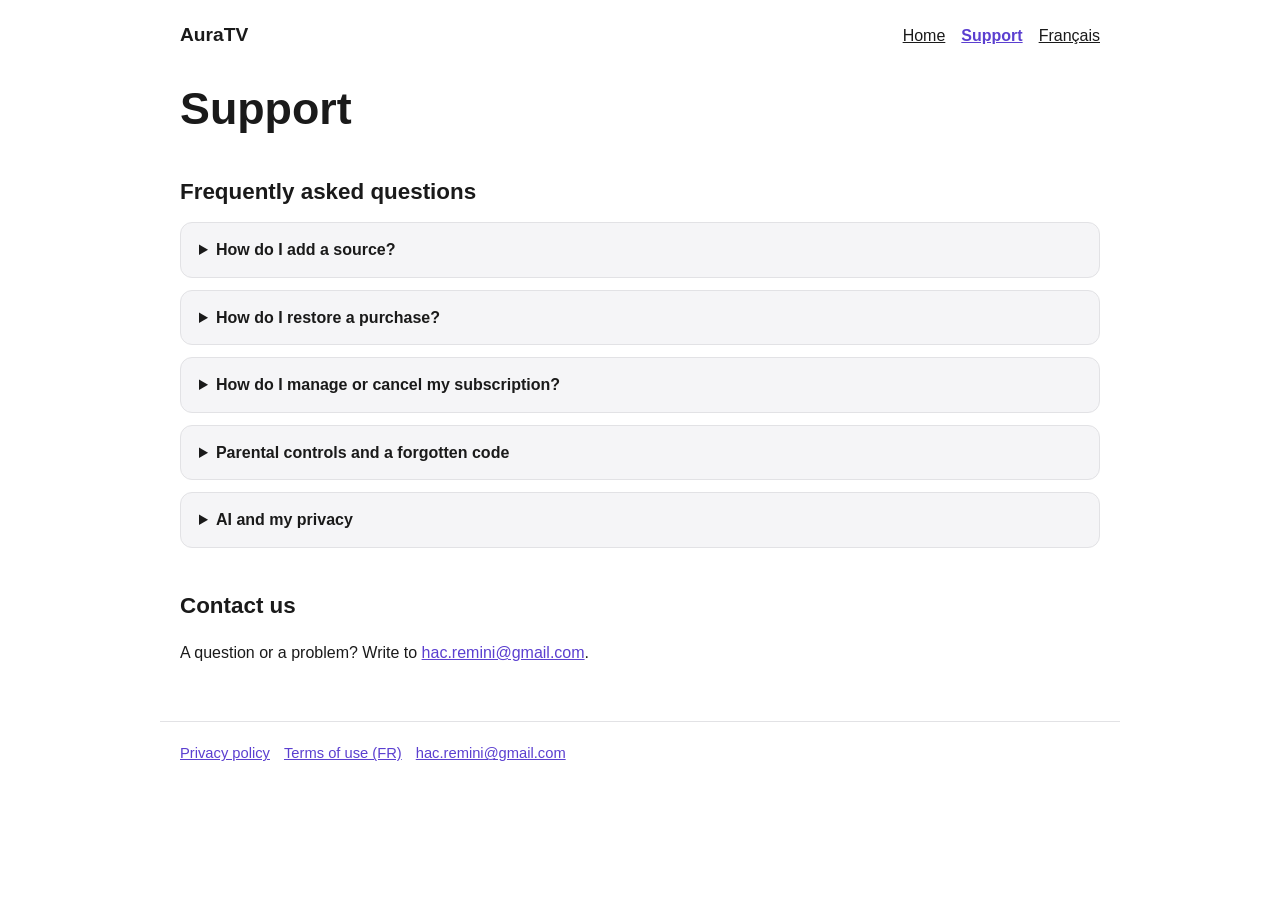
<file: en/support.html>
<!doctype html>
<html lang="en"><head><meta charset="utf-8"><meta name="viewport" content="width=device-width, initial-scale=1">
<title>AuraTV support: FAQ and contact</title>
<meta name="description" content="AuraTV help: add a source, restore a purchase, manage your subscription, parental controls, AI and privacy.">
<link rel="canonical" href="https://oummas.github.io/auratv-site/en/support.html">
<link rel="alternate" hreflang="fr" href="https://oummas.github.io/auratv-site/support.html"><link rel="alternate" hreflang="en" href="https://oummas.github.io/auratv-site/en/support.html"><link rel="alternate" hreflang="x-default" href="https://oummas.github.io/auratv-site/support.html">
<meta property="og:type" content="website"><meta property="og:title" content="AuraTV support: FAQ and contact"><meta property="og:description" content="AuraTV help: add a source, restore a purchase, manage your subscription, parental controls, AI and privacy."><meta property="og:url" content="https://oummas.github.io/auratv-site/en/support.html"><meta property="og:locale" content="en_US"><meta name="twitter:card" content="summary">
<link rel="stylesheet" href="../style.css">
</head><body>
<a class="skip" href="#main">Skip to content</a>
<header class="top"><a class="brand" href="./">AuraTV</a>
<nav aria-label="Navigation"><a href="./">Home</a><a href="support.html" aria-current="page">Support</a><a href="../support.html" hreflang="fr" lang="fr">Français</a></nav></header>
<main id="main">
<h1>Support</h1><h2>Frequently asked questions</h2>
<details><summary>How do I add a source?</summary><p>On first launch, or in Settings, choose to add a source and enter the details given by your provider: Xtream credentials or an M3U playlist link. AuraTV provides no source.</p></details><details><summary>How do I restore a purchase?</summary><p>Open Settings and tap "Restore purchases". Use the same Apple account as for the purchase.</p></details><details><summary>How do I manage or cancel my subscription?</summary><p>The AuraTV+ subscription is managed by Apple. In your iPhone Settings, tap your name then Subscriptions, or use "Manage subscription" in the app. Cancellation takes effect at the end of the current period.</p></details><details><summary>Parental controls and a forgotten code</summary><p>Adult content is hidden by default, everywhere in the app. The 4-digit code is required to reveal it, turn the filter off or change the code. If you forgot it, write to us.</p></details><details><summary>AI and my privacy</summary><p>AI is only used for natural-language search and a few helpers, and only when you use them. There is no account and no advertising tracking. Details are in the privacy policy.</p></details>
<h2>Contact us</h2><p>A question or a problem? Write to <a href="mailto:hac.remini@gmail.com">hac.remini@gmail.com</a>.</p>
</main><footer><a href="privacy.html">Privacy policy</a><a href="../cgu.html" hreflang="fr">Terms of use (FR)</a><a href="mailto:hac.remini@gmail.com">hac.remini@gmail.com</a></footer></body></html>
</file>
<file: style.css>
:root{color-scheme:light dark;--bg:#fff;--fg:#1a1a1a;--muted:#555;--card:#f5f5f7;--border:#e2e2e5;--accent:#5b3fd0;--on-accent:#fff}
@media (prefers-color-scheme:dark){:root{--bg:#0f0f13;--fg:#f2f2f4;--muted:#a8a8b3;--card:#1a1a20;--border:#2a2a32;--accent:#a78bfa;--on-accent:#12101c}}
*{box-sizing:border-box}
html{-webkit-text-size-adjust:100%}
body{margin:0;background:var(--bg);color:var(--fg);font:1rem/1.6 -apple-system,BlinkMacSystemFont,"Segoe UI",Roboto,Helvetica,Arial,sans-serif}
a{color:var(--accent)}
a:focus-visible,summary:focus-visible{outline:3px solid var(--accent);outline-offset:3px;border-radius:6px}
.skip{position:absolute;left:-999px}
.skip:focus{left:12px;top:12px;background:var(--card);padding:8px 12px;border-radius:8px;z-index:9}
header.top,main,footer{max-width:960px;margin:0 auto;padding-left:20px;padding-right:20px}
header.top{display:flex;justify-content:space-between;align-items:center;gap:12px;flex-wrap:wrap;padding-top:20px;padding-bottom:8px}
.brand{font-weight:700;font-size:1.2rem;color:var(--fg);text-decoration:none}
nav a{margin-left:16px;color:var(--fg)}
nav a[aria-current="page"]{color:var(--accent);font-weight:600}
main{padding-top:24px;padding-bottom:40px}
h1{font-size:clamp(1.9rem,5vw,2.8rem);line-height:1.15;margin:0 0 16px}
h2{font-size:1.4rem;margin:40px 0 12px}
h3{font-size:1.05rem;margin:0 0 6px}
.lead{font-size:1.15rem;color:var(--muted);max-width:40em}
.hero{display:grid;gap:32px;align-items:center;grid-template-columns:1.2fr 1fr}
.hero img{width:100%;max-width:300px;height:auto;justify-self:center;border-radius:28px;border:1px solid var(--border)}
.btn{display:inline-block;margin:20px 0 4px;padding:14px 26px;border-radius:12px;background:var(--accent);color:var(--on-accent);font-weight:600;text-decoration:none}
.btn:hover{filter:brightness(1.08)}
.promises{list-style:none;padding:0;margin:20px 0 0;display:flex;flex-wrap:wrap;gap:8px}
.promises li{padding:6px 14px;border:1px solid var(--border);background:var(--card);border-radius:999px;font-weight:600;margin:0}
.grid{display:grid;gap:16px;grid-template-columns:repeat(auto-fit,minmax(250px,1fr))}
.card{background:var(--card);border:1px solid var(--border);border-radius:14px;padding:18px 20px}
.card p{margin:0;color:var(--muted)}
details{background:var(--card);border:1px solid var(--border);border-radius:12px;padding:14px 18px;margin:0 0 12px}
summary{cursor:pointer;font-weight:600}
details p{margin:10px 0 0;color:var(--muted)}
footer{border-top:1px solid var(--border);padding-top:20px;padding-bottom:40px;color:var(--muted);font-size:.92rem}
footer a{margin-right:14px}
@media (max-width:720px){.hero{grid-template-columns:1fr}nav a{margin:0 14px 0 0}}
</file>
